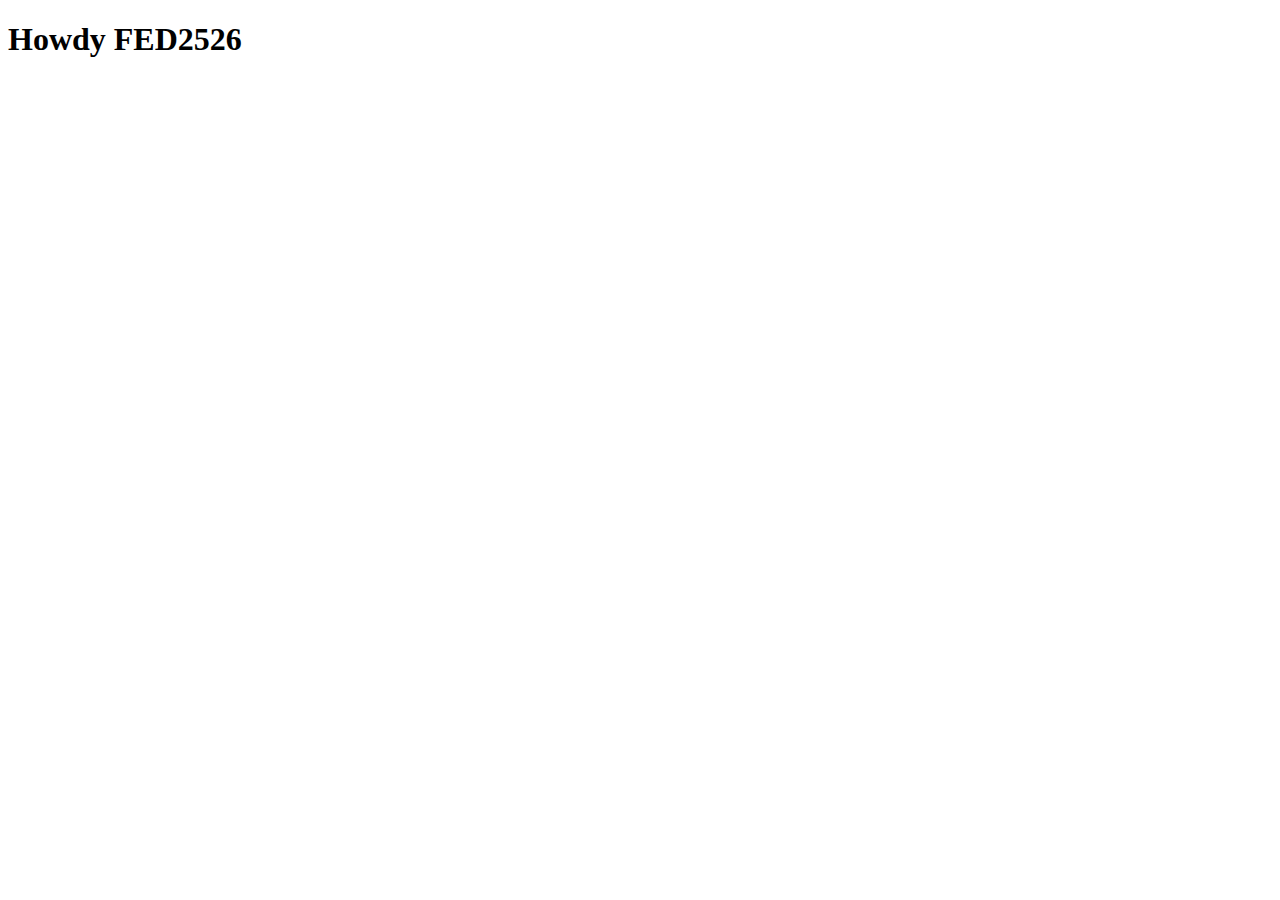
<file: index.html>
<!DOCTYPE html>
<html lang="nl">
	
<head>
	<meta charset="UTF-8">
	<meta name="author" content="jouw naam">
	<meta name="viewport" content="width=device-width, initial-scale=1">
	
	<title>Howdy FED2526</title>
	
	<link href="styles/style.css" rel="stylesheet">
	<link rel="icon" type="image/svg+xml" href="images/favicon.svg">
</head>

<body>
	<h1>Howdy FED2526</h1>

	<script defer src="scripts/script.js"></script>
</body>
	
</html>
</file>
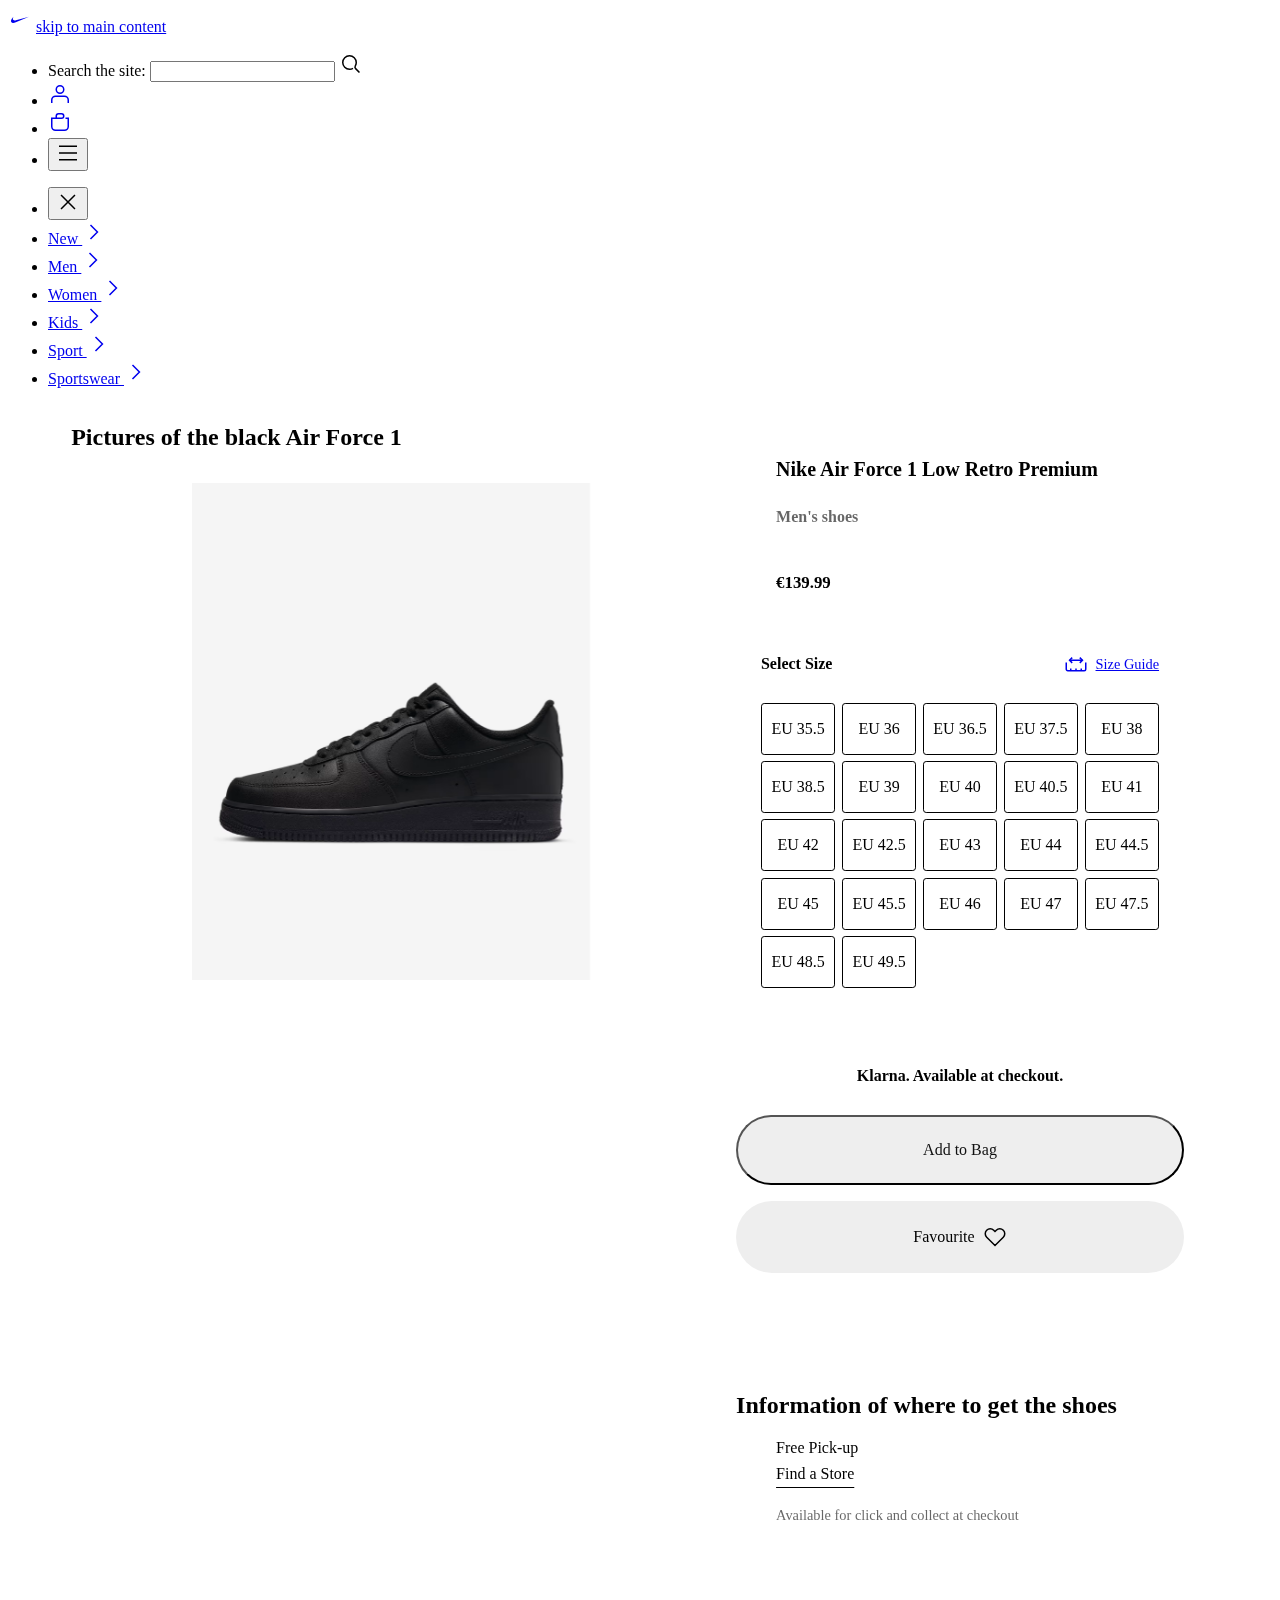
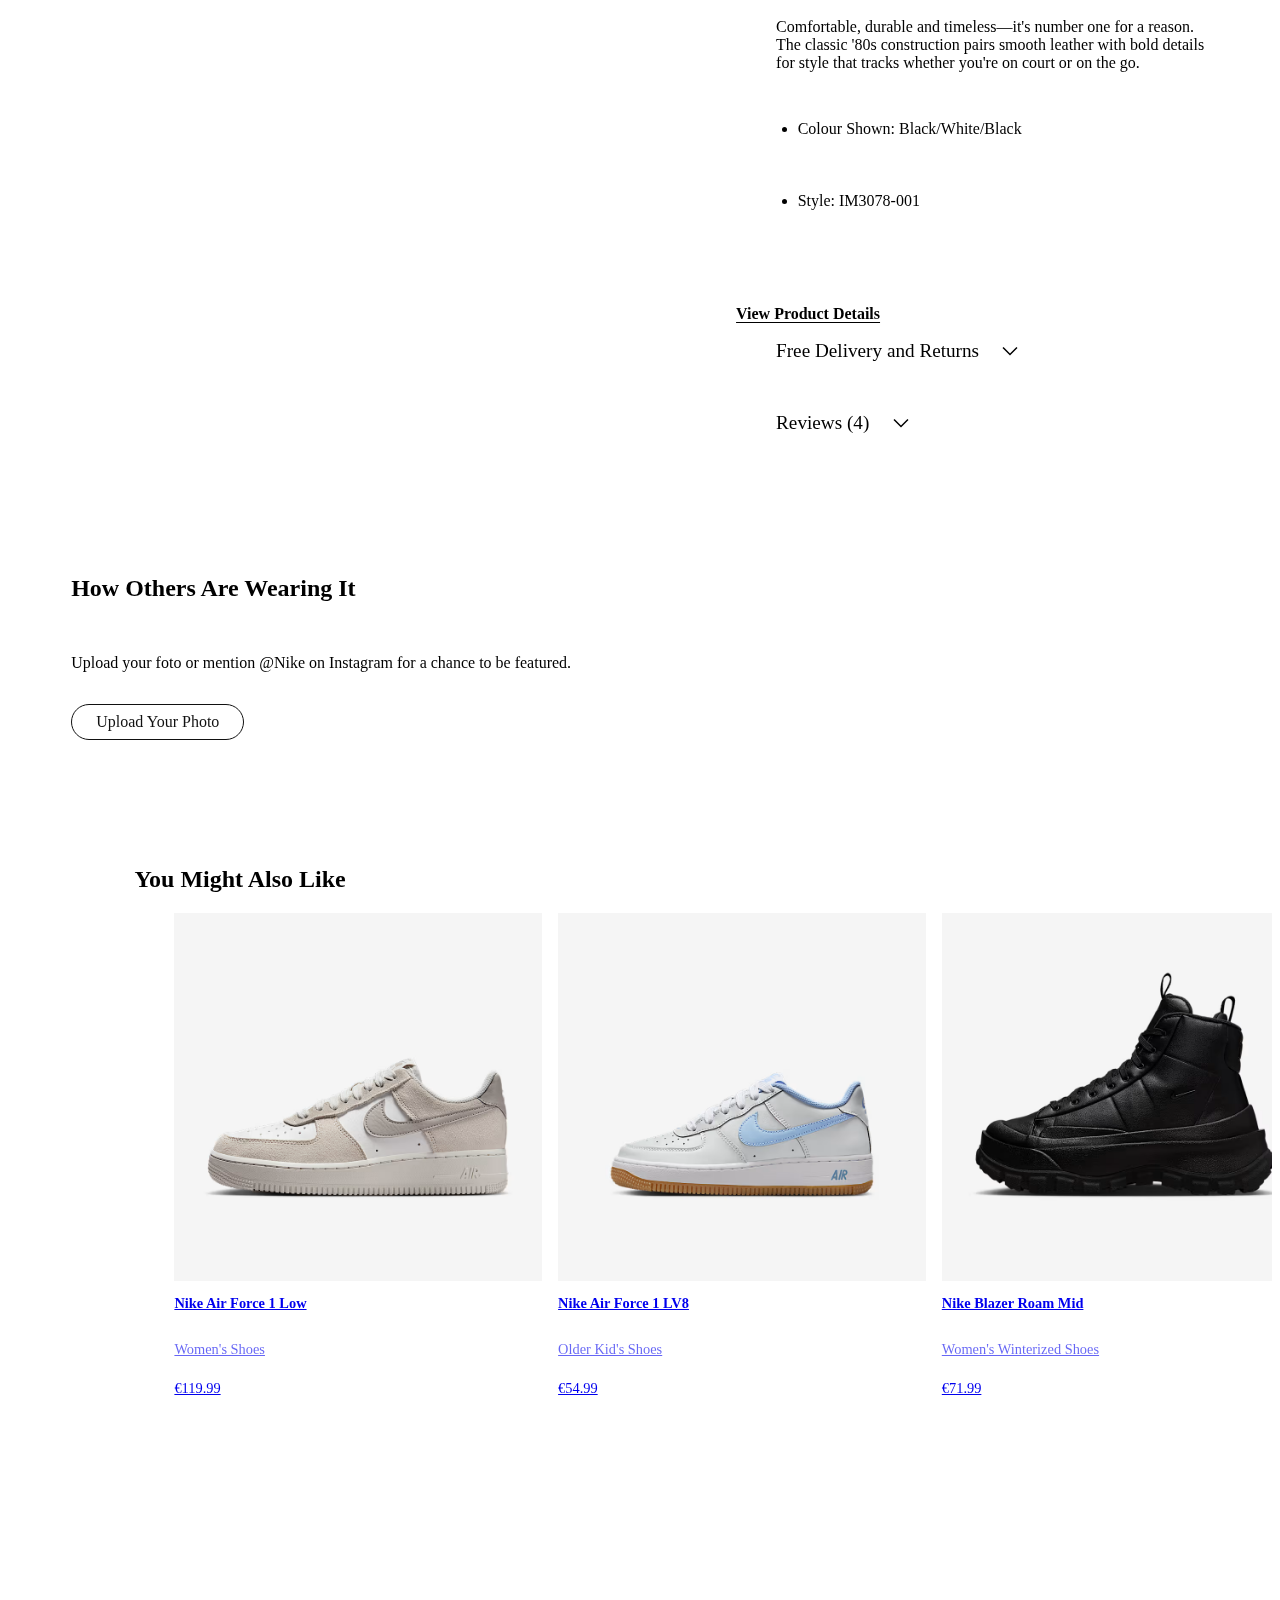
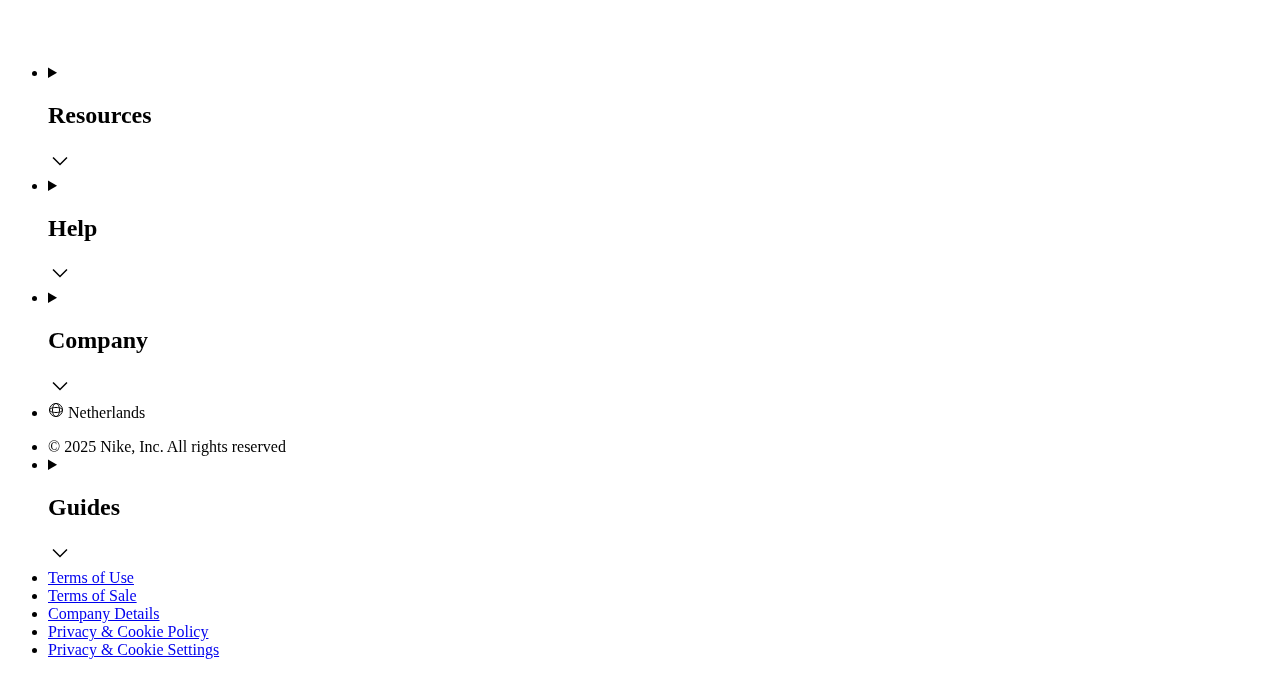
<file: details.html>
<!DOCTYPE html>
<html lang="en">

<head>
    <meta charset="UTF-8">
    <meta name="viewport" content="width=device-width, initial-scale=1.0">
    <meta name="viewport" content="width=device-width, initial-scale=1">

    <title>Nike Air Force 1 Low Retro Premium</title>

    <link href="styles/style.css" rel="stylesheet">
    <link href="styles/details.css" rel="stylesheet"> <!-- andere stylesheets toevoegen-->
    <link rel="icon" type="image/svg+xml" href="images/nikeFavicon.ico"> <!--favicon toevoegen-->
</head>

<header>
		<a href="#"><svg aria-hidden="true" class="swoosh-svg" focusable="false" viewBox="0 0 24 24" role="img"
				width="24px" height="24px" fill="none">
				<path fill="currentColor" fill-rule="evenodd"
					d="M21 8.719L7.836 14.303C6.74 14.768 5.818 15 5.075 15c-.836 0-1.445-.295-1.819-.884-.485-.76-.273-1.982.559-3.272.494-.754 1.122-1.446 1.734-2.108-.144.234-1.415 2.349-.025 3.345.275.2.666.298 1.147.298.386 0 .829-.063 1.316-.19L21 8.719z"
					clip-rule="evenodd"></path>
			</svg></a>
		<a href="#main">skip to main content</a>

		<menu>
			<li>
				<form action="search">
					<label for="site-search" class="visually-hidden"> Search the site:</label>
					<input type="search" id="site-search">
					<svg aria-hidden="true" focusable="false" viewBox="0 0 24 24" role="img" width="24px" height="24px"
						fill="none">
						<path stroke="currentColor" stroke-width="1.5"
							d="M13.962 16.296a6.716 6.716 0 01-3.462.954 6.728 6.728 0 01-4.773-1.977A6.728 6.728 0 013.75 10.5c0-1.864.755-3.551 1.977-4.773A6.728 6.728 0 0110.5 3.75c1.864 0 3.551.755 4.773 1.977A6.728 6.728 0 0117.25 10.5a6.726 6.726 0 01-.921 3.407c-.517.882-.434 1.988.289 2.711l3.853 3.853">
						</path>
					</svg>
				</form>
			</li>
			<li><a href="#"><svg aria-hidden="true" focusable="false" viewBox="0 0 24 24" role="img" width="24px"
						height="24px" fill="none">
						<path stroke="currentColor" stroke-width="1.5"
							d="M3.75 21v-3a3.75 3.75 0 013.75-3.75h9A3.75 3.75 0 0120.25 18v3M12 3.75a3.75 3.75 0 100 7.5 3.75 3.75 0 000-7.5z">
						</path>
					</svg></a></li>
			<li><a href="#"><svg aria-hidden="true" focusable="false" viewBox="0 0 24 24" role="img" width="24px"
						height="24px" fill="none">
						<path stroke="currentColor" stroke-width="1.5"
							d="M8.25 8.25V6a2.25 2.25 0 012.25-2.25h3a2.25 2.25 0 110 4.5H3.75v8.25a3.75 3.75 0 003.75 3.75h9a3.75 3.75 0 003.75-3.75V8.25H17.5">
						</path>
					</svg></a></li>
			<li><button><svg aria-hidden="true" focusable="false" viewBox="0 0 24 24" role="img" width="24px"
						height="24px" fill="none">
						<path stroke="currentColor" stroke-width="1.5" d="M21 5.25H3M21 12H3m18 6.75H3"></path>
					</svg></button></li>
		</menu>
		<nav>
			<ul>
				<li><button><svg aria-hidden="true" focusable="false" viewBox="0 0 24 24" role="img" width="24px"
							height="24px" fill="none">
							<path stroke="currentColor" stroke-width="1.5"
								d="M18.973 5.027L5.028 18.972m0-13.945l13.944 13.945"></path>
						</svg></button></li>
				<li><a href="#">New <svg aria-hidden="true" focusable="false" viewBox="0 0 24 24" role="img"
							width="24px" height="24px" fill="none">
							<path stroke="currentColor" stroke-width="1.5" d="M8.474 18.966L15.44 12 8.474 5.033">
							</path>
						</svg></a></li>
				<li><a href="#">Men <svg aria-hidden="true" focusable="false" viewBox="0 0 24 24" role="img"
							width="24px" height="24px" fill="none">
							<path stroke="currentColor" stroke-width="1.5" d="M8.474 18.966L15.44 12 8.474 5.033">
							</path>
						</svg></a></li>
				<li><a href="#">Women <svg aria-hidden="true" focusable="false" viewBox="0 0 24 24" role="img"
							width="24px" height="24px" fill="none">
							<path stroke="currentColor" stroke-width="1.5" d="M8.474 18.966L15.44 12 8.474 5.033">
							</path>
						</svg></a></li>
				<li><a href="#">Kids <svg aria-hidden="true" focusable="false" viewBox="0 0 24 24" role="img"
							width="24px" height="24px" fill="none">
							<path stroke="currentColor" stroke-width="1.5" d="M8.474 18.966L15.44 12 8.474 5.033">
							</path>
						</svg></a></li>
				<li><a href="#">Sport <svg aria-hidden="true" focusable="false" viewBox="0 0 24 24" role="img"
							width="24px" height="24px" fill="none">
							<path stroke="currentColor" stroke-width="1.5" d="M8.474 18.966L15.44 12 8.474 5.033">
							</path>
						</svg></a></li>
				<li><a href="#">Sportswear <svg aria-hidden="true" focusable="false" viewBox="0 0 24 24" role="img"
							width="24px" height="24px" fill="none">
							<path stroke="currentColor" stroke-width="1.5" d="M8.474 18.966L15.44 12 8.474 5.033">
							</path>
						</svg></a></li>
				<!-- <li><a href="#"><svg aria-hidden="true" focusable="false" viewBox="0 0 24 24" role="img" width="32px"
							height="32px" fill="none">
							<path fill="currentColor" fill-rule="evenodd"
								d="M13.182 3.733c-.012-.039-.012-.039-.012-.072a.966.966 0 01.922-1.007.97.97 0 011.007.922.964.964 0 01-.917 1.007c-.027.004-.062 0-.101 0-.016.004-.04.004-.056.022-.056.084.14.073-.005.44 0 0 0 .038-.012.077-.012.14-.08.562-.096.793.029.04.04.05.029.13a6.003 6.003 0 01-.09.534c-.04.14-.096.174-.147.202-.073.298-.095.545-.281.905-.022.276-.045.35-.106.484-.017.4.01.46-.281 1.101-.08.3-.017.507.05.821.068.321.276.461.298.793.05.771.017 1.305-.163 1.907l.135.348c.18.084.618.326.36.675.343.19.865.394 1.28.781.176.147.35.315.513.5.316.057.276.08.506.231.675.438 1.749 1.304 2.373 1.906.112.067.147.112.236.163.01.023.017.034.01.04-.026.072-.026.072-.06.14.039.04.095.073.134.107.04.005.04-.006.096-.017.079.073.18.135.214.135.106-.022.084-.005.185-.1.029-.035.084 0 .084 0 .04-.04.113-.119.214-.176.079-.045.23-.045.23-.045.052.006.04.051.029.073-.057.023-.18.057-.247.108-.152.14-.276.353-.276.353.299-.033.484.045.719.023.136-.005.237.006.377-.09 0 0 .14-.096.265-.14.118-.05.23-.017.33.062.069.084.119.084 0 .196-.044.045-.1.096-.18.17-.133.123-.313.291-.5.432a3.11 3.11 0 01-.527.315c-.338.23-.26.174-.523.394-.03.022-.124.078-.163.106-.107.062-.135.006-.197-.118 0 0-.028-.045-.08-.14-.05-.107-.09-.23-.072-.23-.062-.007-.331-.344-.331-.41-.063-.013-.304-.26-.31-.31l-.214-.18c-.253.044-.31-.113-.961-.608-.08-.006-.197-.05-.36-.174-.298-.253-1.007-.815-1.124-.883-.13-.067-.281-.134-.383-.214-.146-.022-.218-.05-.298-.067-.08-.022-.14-.057-.326-.079-.303-.045-.618-.18-.911-.337-.14-.073-.264-.107-.382-.169-.27-.124-.506-.236-.686-.28a2.148 2.148 0 01-.568-.226c-.061-.034-.095-.06-.134-.073-.09-.022-.153.006-.192.022-.23.108-.438.203-.636.31-.18.09-.348.186-.528.286a7.971 7.971 0 01-.534.254s-.534.253-.832.348c-.26.197-.787.546-1.107.715-.158.073-.467.252-.608.292-.08.061-.371.258-.596.421-.18.124-.31.231-.31.231-.106.084-.101.13-.28.045a1.491 1.491 0 00-.13.096c-.14.095-.146.073-.202.067-.101.08-.113.04-.197.13-.061.084 0 .061-.118.106-.028.006-.04.04-.057.056-.094.073-.1.293-.325.304-.135.09-.107.203-.197.191 0 .102-.18.23-.214.23-.292.096-.304-.118-.646.035-.045.016-.113.072-.197.084-.152.022-.332-.006-.444-.102a1.93 1.93 0 01-.326-.398c-.051-.13-.017-.208.163-.332.073-.045.084-.079.208-.084.06-.024.045.01.15-.024.064-.016.064-.005.193-.005.028-.017.067-.022.124-.045.1-.034.196-.062.196-.062s.028-.023.124-.01c.078-.035.169-.08.214-.097-.012-.124.005-.124.06-.174.08-.062.09-.05.148-.01.022-.007.039-.013.027-.035-.01-.073-.061-.107-.045-.247-.022-.057-.061-.129-.05-.174.01-.045.028-.069.056-.079.029-.012.045.006.057.022.028.034.05.135.05.135.006.118.04.26.152.18.067-.062.084-.242.214-.203l.096.085c.084-.073.084-.073.14-.107 0 0-.08-.073-.012-.135.045-.039.108-.067.208-.175.276-.292.422-.42.714-.657a6.811 6.811 0 011.699-.939c.146-.174.28-.286.585-.304.377-.606 1.085-1.136 1.248-1.22.134-.23.19-.208.365-.247.135-.107.175-.107.23-.214.063-.23-.112-.86.383-.877.112-.146.078-.112.196-.248a2.19 2.19 0 01-.118-.5c-.005-.016-.196-.157-.13-.332a2.33 2.33 0 01-.268-.432.202.202 0 01-.063-.012c-.022-.005-.055-.005-.09-.005-.078.196-.163.208-.303.253-.26.512-.35.731-1.046 1.142-.28.298-.382.64-.382.634a.46.46 0 00-.012.321c-.045.107-.027.124-.027.124.01.045.056.106.106.112.079.023.169.023.158.118-.011.113-.163.09-.237.073-.275-.05-.185-.23-.365-.174-.141.085-.196.348-.416.31-.028-.023-.017-.074.006-.119.028-.06.084-.118.056-.14-.146.04-.433.123-.433.123-.135.04-.281-.039-.147-.124.063-.022.153-.05.265-.118 0 0 .062-.072-.057-.039a1.144 1.144 0 01-.416.045s-.257-.039-.292-.056c-.028-.022-.061-.107.017-.1a2.71 2.71 0 00.563-.068c.095-.035.28-.14.382-.186 0 0 .113-.157.18-.19.107-.114.19-.18.28-.299.09-.18.192-.46.5-.906a4.16 4.16 0 01.535-.646s.062-.338.343-.573c.063-.14.157-.31.259-.462a1.7 1.7 0 00.106-.168c.09-.13.186-.377.518-.41 0 0 .147-.102.197-.175.084-.073.074-.186.14-.259-.106-.106-.365-.309-.382-.573a.85.85 0 01.265-.692c.196-.185.398-.275.646-.258.309.055.366.157.455.258.09.101.13.04.163.146.259.073.248.045.237.236.045.057.106.108.1.214.085-.175.108-.208.344-.399.062-.157.1-.315.15-.478.052-.146.114-.298.154-.41-.04-.326.06-.377.196-.664-.022-.039-.016-.05-.006-.112.057-.192.136-.433.186-.596 0 0 .017-.063.085-.063.06-.202.157-.579.179-.663.062-.208.029-.287-.01-.41-.012-.04-.006-.09-.03-.136a5.483 5.483 0 01-.19-.41c-.028-.073-.08-.354-.08-.354-.004-.062-.004-.09-.004-.09z"
								clip-rule="evenodd"></path>
						</svg>Jordan</a></li>
				<li><a href="#"><svg aria-hidden="true" focusable="false" viewBox="0 0 24 24" role="img" width="32px"
							height="32px" fill="none">
							<path fill="currentColor" fill-rule="evenodd"
								d="M8.045 10.99V7.73L6.19 10.37 3.115 9.35l1.94 2.64-1.905 2.64 3.045-1.005 1.855 2.64v-3.26l3.11-1.02-3.115-.995zm12.84 1.02l-6.82 7.49H8.21l6.825-7.49L8.21 4.5h5.856l6.819 7.51z"
								clip-rule="evenodd"></path>
						</svg>Converse</a></li>
				<li>
					<p><span>Become a Nike Member for the best products, inspiration and stories in sport.</span> <a
							href="#">Learn
							more</a></p>
				</li>
				<li><a href="#">Join Us</a><a href="#">Sign In</a></li>
				<li><a href="#"><svg aria-hidden="true" class="nav-icon" focusable="false" viewBox="0 0 24 24"
							role="img" width="24px" height="24px" fill="none" count="0">
							<path stroke="currentColor" stroke-miterlimit="10" stroke-width="1.5"
								d="M11.99 18v-1.5M9 9.75a3 3 0 114.29 2.71c-.78.37-1.29 1.16-1.29 2.03V15m9.75-3c0 5.385-4.365 9.75-9.75 9.75S2.25 17.385 2.25 12 6.615 2.25 12 2.25s9.75 4.365 9.75 9.75z">
							</path>
						</svg>Help</a></li>
				<li><a href="#"><svg aria-hidden="true" focusable="false" viewBox="0 0 24 24" role="img" width="24px"
							height="24px" fill="none">
							<path stroke="currentColor" stroke-width="1.5"
								d="M8.25 8.25V6a2.25 2.25 0 012.25-2.25h3a2.25 2.25 0 110 4.5H3.75v8.25a3.75 3.75 0 003.75 3.75h9a3.75 3.75 0 003.75-3.75V8.25H17.5">
							</path>
						</svg>Bag</a></li>
				<li><a href="#"><svg aria-hidden="true" class="nav-icon" focusable="false" viewBox="0 0 24 24"
							role="img" width="24px" height="24px" fill="none" count="0">
							<path stroke="currentColor" stroke-miterlimit="10" stroke-width="1.5"
								d="M12 13.5v-7c0-1.74 1.01-2.75 2.25-2.75h4.39l1.61 6m0 0H3.75m16.5 0v10.5H3.75V9.75m0 0l1.61-6h5.14">
							</path>
						</svg>Orders</a></li>
				<li><a href="#"><svg aria-hidden="true" class="nav-icon" focusable="false" viewBox="0 0 24 24"
							role="img" width="24px" height="24px" fill="none" count="0">
							<path stroke="currentColor" stroke-miterlimit="10" stroke-width="1.5"
								d="M20.25 5.25V16.5c0 1.24-1.01 2.25-2.25 2.25H6c-1.24 0-2.25-1.01-2.25-2.25V5.25m4.5 13.25v-7.25h7.5v7.25M12 11.25v7.25M1.5 5.25h21">
							</path>
						</svg>Find a Store</a></li> -->

			</ul>
		</nav>
	</header>
    <main>
		<section>
        <section>
            <ul>
                <li>
                    <h1>Nike Air Force 1 Low Retro Premium</h1>
                </li>
                <li>
                    <h2>Men's shoes</h2>
                </li>
                <li>
                    <h3>€139.99</h3>
                </li>
            </ul>
        </section>
        <section>
			<h2 class="visually-hidden">Pictures of the black Air Force 1</h2>
            <ul>
                <li><img src="images/airForceSlide1.avif" alt="A side view of the black Air force 1 Low Retro Premium"></li>
                <li><img src="images/airForceSlide2.avif" alt="A bottom view of the black Air force 1 Low Retro Premium"></li>
                <li><img src="images/airForceSlide3.avif" alt="A side view of the black Air force 1 Low Retro Premium"></li>
                <li><img src="images/airForceSlide4.avif" alt="A top view of the black Air force 1 Low Retro Premium"></li>
                <li><img src="images/airForceSlide5.avif" alt="An angled view of the black Air force 1 Low Retro Premium"></li>
                <li><img src="images/airForceSlide6.avif" alt="A model posing with the black Air force 1 Low Retro Premium"></li>
            </ul>
        </section>
        <section>
            <h2>Select Size</h2>
            <a href="#"><svg aria-hidden="true" focusable="false" viewBox="0 0 24 24" role="img" width="24px"
                    height="24px" fill="none">
                    <path stroke="currentColor" stroke-width="1.5"
                        d="M21.75 10.5v6.75a1.5 1.5 0 01-1.5 1.5H3.75a1.5 1.5 0 01-1.5-1.5V10.5m3.308-2.25h12.885">
                    </path>
                    <path stroke="currentColor" stroke-width="1.5"
                        d="M15.79 5.599l2.652 2.65-2.652 2.653M8.21 5.599l-2.652 2.65 2.652 2.653M17.25 19v-2.5M12 19v-2.5M6.75 19v-2.5">
                    </path>
                </svg>Size Guide</a>
            <ul>
                <li>EU 35.5</li>
                <li>EU 36</li>
                <li>EU 36.5</li>
                <li>EU 37.5</li>
                <li>EU 38</li>
                <li>EU 38.5</li>
                <li>EU 39</li>
                <li>EU 40</li>
                <li>EU 40.5</li>
                <li>EU 41</li>
                <li>EU 42</li>
                <li>EU 42.5</li>
                <li>EU 43</li>
                <li>EU 44</li>
                <li>EU 44.5</li>
                <li>EU 45</li>
                <li>EU 45.5</li>
                <li>EU 46</li>
                <li>EU 47</li>
                <li>EU 47.5</li>
                <li>EU 48.5</li>
                <li>EU 49.5</li>
            </ul>
        </section>
        <section>
            <h2><span>Klarna.</span> Available at checkout.</h2>
            <button>Add to Bag</button>
            <button>Favourite <svg aria-hidden="true" focusable="false" viewBox="0 0 24 24" role="img" width="24px"
                    height="24px" fill="none">
                    <path stroke="currentColor" stroke-width="1.5"
                        d="M16.794 3.75c1.324 0 2.568.516 3.504 1.451a4.96 4.96 0 010 7.008L12 20.508l-8.299-8.299a4.96 4.96 0 010-7.007A4.923 4.923 0 017.205 3.75c1.324 0 2.568.516 3.504 1.451l.76.76.531.531.53-.531.76-.76a4.926 4.926 0 013.504-1.451">
                    </path>
                    <title>non-filled</title>
                </svg></button>
        </section>
        <section>
			<h2 class="visually-hidden">Information of where to get the shoes</h2>
            <ul>
                <li>Free Pick-up</li>
                <li>Find a Store</li>
                <li>Available for click and collect at checkout</li>
            </ul>
            <ul>
                <li>Comfortable, durable and timeless—it's number one for a reason. The classic '80s construction pairs
                    smooth leather with bold details for style that tracks whether you're on court or on the go.</li>
                <li>
                    <p>Colour Shown: Black/White/Black</p>
                </li>
                <li>
                    <p>Style: IM3078-001</p>
                </li>
            </ul>
        </section>
        <section>
            <h2>View Product Details</h2>
            <ul>
                <li>
                    <details>
                        <summary>Free Delivery and Returns <svg aria-hidden="true" class="nds-summary-control" focusable="false"
								viewBox="0 0 24 24" role="img" width="24px" height="24px" fill="none">
								<path stroke="currentColor" stroke-width="1.5" d="M18.966 8.476L12 15.443 5.033 8.476">
								</path>
							</svg></summary>
                        <ul>
                            <li>Free standard delivery with your Nike Membership.</li>
                            <li>
                                You can return your order free of charge, within 30 days.
                            </li>
                            <li><a href="#">Some exclusions apply.</a></li>
                        </ul>
                    </details>
                </li>
                <li>
                    <details>
                        <summary>Reviews (4) <svg aria-hidden="true" class="nds-summary-control" focusable="false"
								viewBox="0 0 24 24" role="img" width="24px" height="24px" fill="none">
								<path stroke="currentColor" stroke-width="1.5" d="M18.966 8.476L12 15.443 5.033 8.476">
								</path>
							</svg></summary>
                        <ul>
                            <li>
                                <button>Write a review</button>
                            </li>
                            <li>
                                <h3>Wide heel, narrow across toes</h3>
                                <p>Matthew482 - 22 sept 2025</p>
                                <p>I was recommende in the Nike shop to get half a size bigger than normal as these
                                    shoes are a bit narrow. They fit in size</p>
                                <button>More</button>
                            </li>
                            <li>
                                <button>More Reviews</button>
                            </li>
                        </ul>
                    </details>
                </li>
            </ul>
        </section>
		</section>
        <section>
            <h2>How Others Are Wearing It</h2>
            <p>Upload your foto or mention @Nike on Instagram for a chance to be featured.</p>
            <button>Upload Your Photo</button>
        </section>
        <section>
            <h2>You Might Also Like</h2>
            <ul>
                <li>
                    <a href="#">
                        <h3>Nike Air Force 1 Low</h3>
                        <p>Women's Shoes</p>
                        <p>€119.99</p>
                        <img src="images/YMAL1.avif" alt="Nike Air Force 1 Low">
                    </a>
                </li>
                <li>
                    <a href="#">
                        <h3>Nike Air Force 1 LV8</h3>
                        <p>Older Kid's Shoes</p>
                        <p>€54.99</p>
                        <img src="images/YMAL2.avif" alt="Nike Air Force 1 LV8">
                    </a>
                </li>
                <li>
                    <a href="#">
                        <h3>Nike Blazer Roam Mid</h3>
                        <p>Women's Winterized Shoes</p>
                        <p>€71.99</p>
                        <img src="images/YMAL3.avif" alt="Nike Blazer Roam Mid">
                    </a>
                </li>
                <li>
                    <a href="#">
                        <h3>Nike P-6000</h3>
                        <p>Women's Shoes</p>
                        <p>€109.99</p>
                        <img src="images/YMAL4.avif" alt="Nike P-6000">
                    </a>
                </li>
                <li>
                    <a href="#">
                        <h3>Nike Gamma Force</h3>
                        <p>Women's Shoes</p>
                        <p>€99.99</p>
                        <img src="images/YMAL5.avif" alt="Nike Gamma Force">
                    </a>
                </li>
            </ul>
        </section>
    </main>
    <footer>
		<section>
			<ul>
				<li>
					<details>
						<summary><h2>Resources</h2> <svg aria-hidden="true" class="nds-summary-control" focusable="false"
								viewBox="0 0 24 24" role="img" width="24px" height="24px" fill="none">
								<path stroke="currentColor" stroke-width="1.5" d="M18.966 8.476L12 15.443 5.033 8.476">
								</path>
							</svg></summary>
						<ul>
							<li><a href="#">Gift Cards</a></li>
							<li><a href="#">Corporate Gift Cards</a></li>
							<li><a href="#">Find a Store</a></li>
							<li><a href="#">Nike Journal</a></li>
							<li><a href="#">Become a Member</a></li>
							<li><a href="#">Student Discount</a></li>
							<li><a href="#">Feedback</a></li>
							<li><a href="#">Promo Codes</a></li>
						</ul>
					</details>
				</li>
				<li>
					<details>
						<summary><h2>Help</h2><svg aria-hidden="true" class="nds-summary-control" focusable="false"
								viewBox="0 0 24 24" role="img" width="24px" height="24px" fill="none">
								<path stroke="currentColor" stroke-width="1.5" d="M18.966 8.476L12 15.443 5.033 8.476">
								</path>
							</svg></summary>
						<ul>
							<li><a href="#">Get Help</a></li>
							<li><a href="#">Order Status</a></li>
							<li><a href="#">Shipping and Delivery</a></li>
							<li><a href="#">Returns</a></li>
							<li><a href="#">Payment Options</a></li>
							<li><a href="#">Contact Us</a></li>
							<li><a href="#">Reviews</a></li>
							<li><a href="#">Nike Promo Codes Help</a></li>
						</ul>
					</details>
				</li>
				<li>
					<details>
						<summary><h2>Company</h2><svg aria-hidden="true" class="nds-summary-control" focusable="false"
								viewBox="0 0 24 24" role="img" width="24px" height="24px" fill="none">
								<path stroke="currentColor" stroke-width="1.5" d="M18.966 8.476L12 15.443 5.033 8.476">
								</path>
							</svg></summary>
						<ul>
							<li><a href="#">About Nike</a></li>
							<li><a href="#">News</a></li>
							<li><a href="#">Careers</a></li>
							<li><a href="#">Investors</a></li>
							<li><a href="#">Sustainability</a></li>
							<li><a href="#">Accessibility</a></li>
							<li><a href="#">Purpose</a></li>
							<li><a href="#">Report a Concern</a></li>
						</ul>
					</details>
				</li>
				<li>
					<svg aria-hidden="true" class="css-npy3on" focusable="false" viewBox="0 0 24 24" role="img"
						width="1em" height="1em" fill="none">
						<path stroke="currentColor" stroke-miterlimit="10" stroke-width="1.5"
							d="M21.75 12A9.75 9.75 0 0112 21.75M21.75 12A9.75 9.75 0 0012 2.25M21.75 12c0 2.071-4.365 3.75-9.75 3.75S2.25 14.071 2.25 12m19.5 0c0-2.071-4.365-3.75-9.75-3.75S2.25 9.929 2.25 12M12 21.75A9.75 9.75 0 012.25 12M12 21.75c2.9 0 5.25-4.365 5.25-9.75S14.9 2.25 12 2.25m0 19.5c-2.9 0-5.25-4.365-5.25-9.75S9.1 2.25 12 2.25M2.25 12A9.75 9.75 0 0112 2.25">
						</path>
					</svg>
					Netherlands
				</li>
			</ul>
		</section>
		<section>
			<ul>
				<li>© 2025 Nike, Inc. All rights reserved</li>
				<li>
					<details>
						<summary><h2>Guides </h2><svg aria-hidden="true" class="nds-summary-control" focusable="false"
								viewBox="0 0 24 24" role="img" width="24px" height="24px" fill="none">
								<path stroke="currentColor" stroke-width="1.5" d="M18.966 8.476L12 15.443 5.033 8.476">
								</path>
							</svg></summary>
						<ul>
							<li><a href="#">Nike Air</a></li>
							<li><a href="#">Nike Air Max</a></li>
							<li><a href="#">Nike FlyEase</a></li>
							<li><a href="#">Nike Pegasus</a></li>
							<li><a href="#">Nike React</a></li>
							<li><a href="#">Nike Vaporfly</a></li>
						</ul>
					</details>
				</li>
				<li><a href="#">Terms of Use</a></li>
				<li><a href="#">Terms of Sale</a></li>
				<li><a href="#">Company Details</a></li>
				<li><a href="#">Privacy & Cookie Policy</a></li>
				<li><a href="#">Privacy & Cookie Settings</a></li>
			</ul>
		</section>
	</footer>
    <script defer src="scripts/script.js"></script>

</body>

</html>
</file>
<file: styles/style.css>
/**************/
/* CSS REMEDY */
/**************/
*, *::after, *::before {
  box-sizing:border-box;  
}






/*********************/
/* CUSTOM PROPERTIES */
/*********************/
:root {
	/* startje */
	--color-text:#111;
	--color-background:#eee;
}





/****************/
/* JOUW STYLING */
/****************/

/* jouw code */
</file>
<file: styles/details.css>
*, *::after, *::before {
  box-sizing:border-box;  
}

a,
p,
h2,
h3,
li {
    font-family: var(--body-font), sans-serif;
}

main section section:first-of-type {
  margin-top: 5%;
}

main section section:first-of-type ul {
	display: flex;
	flex-direction: column;
	margin-left: 5%;
	list-style-type: none;
}

main section section:first-of-type ul li h1 {
  font-size: 125%;
}

main section section:first-of-type ul li h2 {
  font-size: 100% ;
  opacity: .6;
}

main section section:first-of-type ul li:nth-of-type(3) {
  margin-top: 4%;
  font-size: 90%;
}

main section section:nth-of-type(2) ul {
	display:flex;
  overflow: auto;
  scroll-snap-type:x mandatory;
  scroll-behavior:smooth;
  overscroll-behavior-x:contain;
  gap:.5em;
  margin-top: 5%;
  list-style: none;
  scrollbar-width: none;
	scroll-marker-group: after;
}

main section section:nth-of-type(2) ul::scroll-marker-group {
    height: 3em;
    display: flex;
    flex-wrap:wrap;
    justify-content:center;
    align-content:center;
    row-gap:.25em;
    column-gap:.5em;
    z-index: -1;
  }

main section section:nth-of-type(2) ul li {
	  display: flex;
    flex-direction: column;
    align-items: center;
    flex-basis:100%;
    flex-shrink:0;
    scroll-snap-align:center;
    width: 100vw;
}

main section section:nth-of-type(2) ul li::scroll-marker {
    content: '' / 'naar' attr(data-label);
    width:.5em;
    aspect-ratio:1;
    background-color: var(--color-background-bolletje);
    border-radius:50%;
    transition:.25s;
    z-index: -1;
  }

main section section:nth-of-type(2) ul li::scroll-marker:target-current {
    background: var(--color-bolletje);
  }

  /* utopia fyi */
main section section:nth-of-type(2) ul li img {
    display: inline; 
    width: 100%;
    height: clamp(26.9531rem, -0.9844rem + 124.1667vw, 73.5156rem);;
    object-fit: cover;
    z-index: -1;
}

main section section:nth-of-type(3) {
	display: grid;
	grid-template-columns: 10% 1fr 1fr 10%;
	grid-template-rows: max-content 1fr;
	margin-top: 1em;
}

main section section:nth-of-type(3) h2 {
	grid-row: 1;
	grid-column: 2;
  font-size: 100%;
}

main section section:nth-of-type(3) a {
	grid-row: 1;
	grid-column: 3;
	display: flex;
  gap: .5em;
	align-items: center;
	justify-self: end;
  font-size: 90%;
}

main section section:nth-of-type(3) a:hover{
  text-decoration: underline;
}

main section section:nth-of-type(3) ul {
	display: grid;
	gap: .4rem;
	grid-template-columns: 1fr 1fr;
	grid-template-rows: 1fr 1fr	1fr 1fr 1fr 1fr 1fr 1fr 1fr 1fr 1fr ;
	grid-row: 2;
	grid-column: 2/4;
	list-style-type: none;
	padding: 0;
	margin-top: 1em ;
}

main section section:nth-of-type(3) ul li {
	border: 1px solid;
  border-color: var(--color-divider);
	border-radius: .2em;
	padding: 1rem 0rem;
	width: max-content;
	text-align: center;
	box-sizing: border-box;
	width: auto;
  cursor: pointer;
}

main section section:nth-of-type(3) ul li:hover{
  border-color: var(--color-text);
  border: solid 2px;
}

@media (min-width: 22.875em) {
  main section section:nth-of-type(3) ul {
    grid-template-columns: 1fr 1fr 1fr;
    grid-template-rows: 1fr 1fr	1fr 1fr 1fr 1fr 1fr 1fr ;
  }
}

@media (min-width: 29.125em) {
  main section section:nth-of-type(3) ul {
    grid-template-columns: 1fr 1fr 1fr 1fr;
    grid-template-rows: 1fr 1fr	1fr 1fr 1fr 1fr;
  }
}

@media (min-width: 35.375em) {
  main section section:nth-of-type(3) ul {
    grid-template-columns: 1fr 1fr 1fr 1fr 1fr;
    grid-template-rows: 1fr 1fr	1fr 1fr 1fr;
  }
}


main section section:nth-of-type(4) {
  display: flex;
  flex-direction: column;
  margin-top: 10%;
  margin-left: 5%;
  margin-right: 5%;
  gap: 1em;
}

main section section:nth-of-type(4) h2 {
  font-size: 100%;
  text-align: center;
}

main section section:nth-of-type(4) h2 span {
  font-family: var(--bold-font);
}

main section section:nth-of-type(4) button {
  font-size: 100%;
  font-family: var(--bold-font);
}

main section section:nth-of-type(4) button:nth-of-type(1) {
  background-color: var(--color-background);
  border-radius: 3em;
  width: 100%;
  color: var(--color-text);
  padding: 1.5em 4em;
}

main section section:nth-of-type(4) button:nth-of-type(1):hover{
  color: var(--color-inverted);
  background-color: var(--color-background-inverted);
}

main section section:nth-of-type(4) button:nth-of-type(2) {
  display: flex;
  flex-direction: row;
  align-items: center;
  justify-content: center;
  gap: .5em;
  background-color: var(--color-background);
  border: solid 2px var(--color-button);
  border-radius: 3em;
  width: 100%;
  padding: 1.5em 4em;
}

main section section:nth-of-type(4) button:nth-of-type(2):hover{
  color: var(--color-inverted);
  background-color: var(--color-background-inverted);
}

main section section:nth-of-type(5) {
  margin-top: 20%;
  margin-left: 5%;
}

main section section:nth-of-type(5) ul:nth-of-type(1) {
  display: flex;
  flex-direction: column;
  list-style-type: none;
  gap: .5em;
  margin-bottom: 20%;
}

main section section:nth-of-type(5) ul:nth-of-type(1) li:nth-of-type(1) {
  font-family: var(--bold-font);
}

main section:nth-of-type(5) ul:nth-of-type(1) li:nth-of-type(2) {
  text-decoration: underline;
  text-underline-offset: .5em;
  margin-bottom: 1em;
}

main section section:nth-of-type(5) ul:nth-of-type(1) li:nth-of-type(3) {
  opacity: .6;
  font-size: 90%;
}

main section section:nth-of-type(5) ul:nth-of-type(2) {
  display: flex;
  flex-direction: column;
}

main section section:nth-of-type(5) ul:nth-of-type(2) li:first-of-type {
  list-style-type: none;
  margin-bottom: 2em;
}

main section section:nth-of-type(5) ul:nth-of-type(2) li:nth-of-type(2) {
  margin-bottom: 5%;
}

main section section:nth-of-type(5) ul:nth-of-type(2) li:nth-of-type(2),
main section section:nth-of-type(5) ul:nth-of-type(2) li:nth-of-type(3) {
  margin-left: 5%;
  
}

main section section:nth-of-type(6) {
  margin-left: 5%;
  margin-top: 10%;
}

main section section:nth-of-type(6) h2 {
  text-decoration: underline;
  text-underline-offset: .2em;
  margin-bottom: 1em;
  font-size: 100%;
}

main section section:nth-of-type(6) ul {
  list-style-type: none;
}

main section section:nth-of-type(6) ul li details  {
  display: flex;
  flex-direction: column;
  padding-bottom: 1.5em;
  border-bottom: var(--color-divider);
}

main section section:nth-of-type(6) ul li:nth-of-type(2) details  {
  padding-top: 1.5em;
}

main section section:nth-of-type(6) ul li details summary {
  display: flex;
  flex-direction: row;
  align-items: center;
  gap: 1em;
  font-size: 120%;
}

main section section:nth-of-type(6) ul li details ul {
  margin-top: 2rem;
}

main section section:nth-of-type(6) ul li:nth-of-type(2) details ul li:first-of-type button,
main section section:nth-of-type(6) ul li:nth-of-type(2) details ul li:nth-of-type(2) button,
main section section:nth-of-type(6) ul li:nth-of-type(2) details ul li:last-of-type button {
  border: none;
  background: none;
  text-decoration: underline;
  text-underline-offset: .2em ;
  cursor: pointer;
}

main section section:nth-of-type(6) ul li:nth-of-type(2) details ul li:nth-of-type(2) {
  display: flex;
  flex-direction: column;
  margin: 2em 0 2em;
  gap: 1em;
}

main section section:nth-of-type(6) ul li:nth-of-type(2) details ul li:nth-of-type(2) button {
  text-align: left;
}

/* Julian */
@media (min-width: 60em) {
  main > section:first-of-type {
    display: grid;
    grid-template-columns: 5% 1fr 1fr 5%;
    grid-template-rows: max-content max-content max-content max-content max-content;
  }

  main section section:first-of-type {
    grid-row: 1;
    grid-column: 3;
    max-height: max-content;
    align-self: start;
  }

  main section section:nth-of-type(2) {
    max-width: 50vw;
    grid-row: 1/-1;
    grid-column: 2;
    top: 0;
    align-self: start;
    position:sticky;
  }

  main section section:nth-of-type(2) ul li img {
    height: clamp(22.2938rem, -4.1139rem + 44.0127vw, 41.7969rem);
    max-width: max-content;
  }

  main section section:nth-of-type(3) {
    grid-row: 2;
    grid-column: 3;
  }

  main section section:nth-of-type(4) {
    grid-row: 3;
    grid-column: 3;
  }

  main section section:nth-of-type(5) {
    grid-row: 4;
    grid-column: 3;
  }

  main section section:nth-of-type(6) {
    grid-row: 5;
    grid-column: 3;
  }
}

main > section:nth-of-type(2) {
  display: flex;
  flex-direction: column;
  margin-top: 5em;
  margin-left: 5%;
  gap: 1em;
}



main > section:nth-of-type(2) button {
  border: solid 1px;
  border-color: var(--color-divider);
  border-radius: 2em;
  background: var(--color-inverted);
  color: var(--color-text);
  width: max-content;
  padding: .5em 1.5em;
  text-align: center;
  font-size: 100%;
  font-family: var(--body-font);
}

main > section:nth-of-type(2) button:hover{
  color: var(--color-inverted);
  background-color: var(--color-background-inverted);
}

main > section:nth-of-type(3) {
  margin: 10% 0 20% 10%;
  
}

main > section:nth-of-type(3) ul {
  display:flex;
  overflow:auto;
  scroll-snap-type:x mandatory;
  scroll-behavior:smooth;
  overscroll-behavior-x:contain;
  gap: 1em;
  scrollbar-width:thin;
  scrollbar-color:var(--color-inverted);
  list-style-type: none;
}
main > section:nth-of-type(3) ul li {
  flex-basis:100%;
  flex-shrink:0;
  scroll-snap-align:center;
  max-width: 70%;
}

main > section:nth-of-type(3) ul li a {
  display: flex;
  flex-direction: column;
  max-width: max-content;
}

main > section:nth-of-type(3) ul li a h3 {
  font-size: 90%;
}

main > section:nth-of-type(3) ul li a p:first-of-type {
  margin-bottom: .5em;
  opacity: .6;
  font-size: 90%;
}

main > section:nth-of-type(3) ul li a p:nth-of-type(2) {
  font-size: 90%;
}


/* utopia fyi */
main > section:nth-of-type(3) ul li a img {
  display: inline; 
  width: 100%;    
  height: clamp(12.6419rem, -4.1667rem + 74.705vw, 40.6563rem);
  object-fit: cover;
  z-index: -1;
  order: -1;
}


@media (min-width: 60em){
  main > section:nth-of-type(3) ul li {
    max-width: max-content;
  }

  /* utopia fyi */
  main > section:nth-of-type(3) ul li a img {
    height: clamp(16.4063rem, -3.4025rem + 32.9802vw, 31rem);
  }
}
</file>
